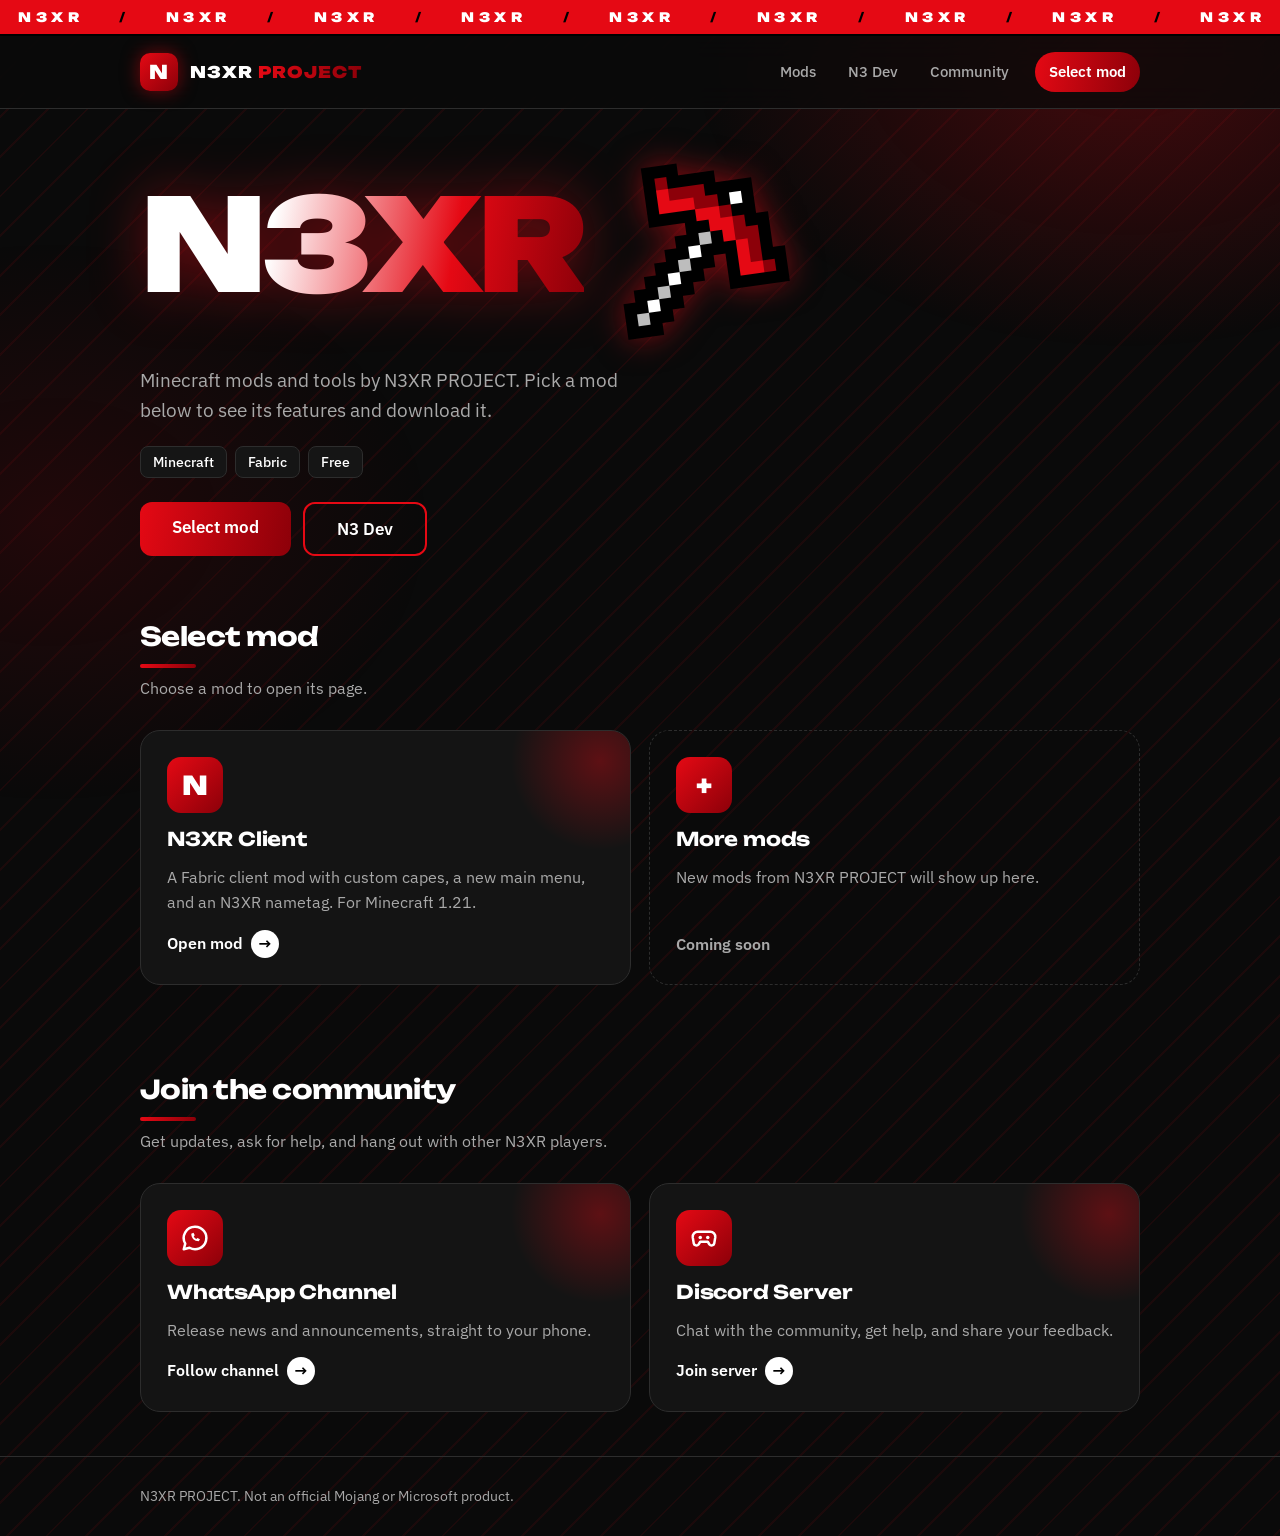
<file: index.html>
<!DOCTYPE html>
<html lang="en">
<head>
<meta charset="utf-8">
<meta name="viewport" content="width=device-width, initial-scale=1">
<title>N3XR PROJECT – Minecraft mods</title>
<link rel="preconnect" href="https://fonts.googleapis.com">
<link rel="preconnect" href="https://fonts.gstatic.com" crossorigin>
<link href="https://fonts.googleapis.com/css2?family=Unbounded:wght@500;700;900&family=IBM+Plex+Sans:wght@400;500;600&display=swap" rel="stylesheet">
<link rel="stylesheet" href="style.css?v=4">
<style>
/* salinan aturan terbaru (cadangan kalau style.css di repo masih lama) */
.herobtns{display:flex;flex-wrap:wrap;gap:12px;margin-top:24px}
.herobtns .btn{display:inline-block;width:auto;padding:14px 32px;margin:0}
.btn.ghost{background:transparent;color:#fff;border:2px solid var(--a)}
.btn.ghost:hover{background:var(--a)}
.dev-hero{display:flex;align-items:center;gap:32px;flex-wrap:wrap;padding:56px 0 40px}
.dev-hero h1{font-size:clamp(46px,10vw,92px);margin:0 0 10px}
.dev-hero .lead{margin:0 0 16px}
.avatar{width:clamp(112px,24vw,168px);aspect-ratio:1;border-radius:30px;display:grid;place-items:center;font:900 clamp(52px,11vw,80px) var(--display);color:#fff;
  background:linear-gradient(135deg,var(--a),var(--b));box-shadow:0 0 56px color-mix(in srgb,var(--a) 42%,transparent);transform:rotate(-4deg);overflow:hidden;flex:none}
.avatar img{width:100%;height:100%;object-fit:cover}
.about{max-width:62ch;font-size:18px;color:var(--muted);margin:0}
.chips{display:flex;flex-wrap:wrap;gap:10px;margin:0;padding:0;list-style:none}
.chips li{padding:9px 20px;border-radius:999px;border:1.5px solid var(--line);background:var(--card);font-weight:600;transition:border-color .2s}
.chips li:hover{border-color:var(--a)}

/* ---- perapihan v3 ---- */
section{padding:44px 0}
.hero.one{padding:40px 0 20px}
.hero .tags{margin-bottom:0}
.dev-hero{padding:40px 0 16px}
.dev-hero h1{line-height:1.18;padding-bottom:.1em}
nav a.back{display:inline-flex;align-items:center}
@media (max-width:640px){
  nav a.back{display:inline-flex;padding:8px 12px;font-size:18px}
  nav a.back .lbl{display:none}
  section{padding:34px 0}
  .hero.one{padding-top:28px}
}
</style>
</head>
<body>
<div class="ticker" aria-hidden="true"><div class="track" id="track"></div></div>
<header>
  <div class="wrap">
    <a class="brand" href="index.html" aria-label="N3XR PROJECT">
      <span class="logo" aria-hidden="true">N</span>
      <span>N3XR <em>PROJECT</em></span>
    </a>
    <nav aria-label="Main navigation">
      <a href="#mods">Mods</a>
      <a href="n3-dev.html">N3 Dev</a>
      <a href="#community">Community</a>
      <a class="cta" href="#mods">Select mod</a>
    </nav>
  </div>
</header>

<main class="wrap">
  <div class="hero one">
    <div>
      <div class="titlerow">
        <h1>N3XR</h1>
        <div class="stage" aria-hidden="true"><svg class="mc" id="mc" viewBox="0 0 16 16" shape-rendering="crispEdges"></svg></div>
      </div>
      <p class="lead">Minecraft mods and tools by N3XR PROJECT. Pick a mod below to see its features and download it.</p>
      <ul class="tags" aria-label="Quick info"><li>Minecraft</li><li>Fabric</li><li>Free</li></ul>
      <div class="herobtns"><a class="btn" href="#mods">Select mod</a><a class="btn ghost" href="n3-dev.html">N3 Dev</a></div>
    </div>
  </div>

  <section id="mods">
    <h2 class="sec">Select mod</h2>
    <p class="sub">Choose a mod to open its page.</p>
    <div class="soc-grid">
      <a class="soc" href="n3xr-client.html">
        <div class="ico" aria-hidden="true">N</div>
        <h3>N3XR Client</h3>
        <p>A Fabric client mod with custom capes, a new main menu, and an N3XR nametag. For Minecraft 1.21.</p>
        <span class="go">Open mod <span aria-hidden="true">&rarr;</span></span>
      </a>
      <div class="soc soon">
        <div class="ico" aria-hidden="true">+</div>
        <h3>More mods</h3>
        <p>New mods from N3XR PROJECT will show up here.</p>
        <span class="go">Coming soon</span>
      </div>
    </div>
  </section>

  <section id="community">
    <h2 class="sec">Join the community</h2>
    <p class="sub">Get updates, ask for help, and hang out with other N3XR players.</p>
    <div class="soc-grid">
      <a class="soc" href="https://whatsapp.com/channel/0029Vb8USLE23n3eD6PtXp3N" target="_blank" rel="noopener noreferrer">
        <div class="ico" aria-hidden="true"><svg viewBox="0 0 24 24"><path d="M12 3a9 9 0 0 0-7.8 13.5L3 21l4.6-1.2A9 9 0 1 0 12 3z" fill="none" stroke="currentColor" stroke-width="2" stroke-linejoin="round"/><path d="M9 8.5c0 3.5 2.5 6 6 6l1-1.6-2-1-1 .8c-.8-.4-1.6-1.2-2-2l.8-1-1-2z" fill="currentColor"/></svg></div>
        <h3>WhatsApp Channel</h3>
        <p>Release news and announcements, straight to your phone.</p>
        <span class="go">Follow channel <span aria-hidden="true">→</span></span>
      </a>
      <a class="soc" href="https://discord.gg/S5zvBxM9e" target="_blank" rel="noopener noreferrer">
        <div class="ico" aria-hidden="true"><svg viewBox="0 0 24 24"><path d="M7 7h10a4 4 0 0 1 4 4.5l-.8 4.8a2.2 2.2 0 0 1-3.8.9L15 15H9l-1.4 2.2a2.2 2.2 0 0 1-3.8-.9L3 11.5A4 4 0 0 1 7 7z" fill="none" stroke="currentColor" stroke-width="2" stroke-linejoin="round"/><circle cx="9" cy="11.5" r="1.4" fill="currentColor"/><circle cx="15" cy="11.5" r="1.4" fill="currentColor"/></svg></div>
        <h3>Discord Server</h3>
        <p>Chat with the community, get help, and share your feedback.</p>
        <span class="go">Join server <span aria-hidden="true">→</span></span>
      </a>
    </div>
  </section>

</main>

<footer><div class="wrap">N3XR PROJECT. Not an official Mojang or Microsoft product.</div></footer>

<script>
document.getElementById("track").innerHTML = Array(60).fill("<span>N3XR</span>").join("");
/* pixel-art pickaxe (gambar sendiri, bukan aset Minecraft) */
(function(){
  const N=16, px={}, col={W:"#ffffff",G:"#bdbdbd",R:"#e50914",D:"#8c0009"};
  for(let i=0;i<10;i++) px[(2+i)+","+(13-i)] = i%2 ? "W" : "G";
  for(let y=0;y<N;y++) for(let x=0;x<N;x++){
    const dx=x-3, dy=12-y, d=Math.hypot(dx,dy), a=Math.atan2(dy,dx)*180/Math.PI;
    if(d>=8.2 && d<=10.4 && a>=8 && a<=82) px[x+","+y] = d>9.4 ? "D" : "R";
  }
  const out={};
  Object.keys(px).forEach(k=>{const [x,y]=k.split(",").map(Number);
    for(let i=-1;i<=1;i++)for(let j=-1;j<=1;j++){const kk=(x+i)+","+(y+j); if(!px[kk]) out[kk]=1;}});
  let g="";
  Object.keys(out).forEach(k=>{const [x,y]=k.split(",");g+=`<rect x="${x}" y="${y}" width="1" height="1" fill="#000"/>`;});
  Object.keys(px).forEach(k=>{const [x,y]=k.split(",");g+=`<rect x="${x}" y="${y}" width="1" height="1" fill="${col[px[k]]}"/>`;});
  document.getElementById("mc").innerHTML=g;
})();
</script>
</body>
</html>
</file>
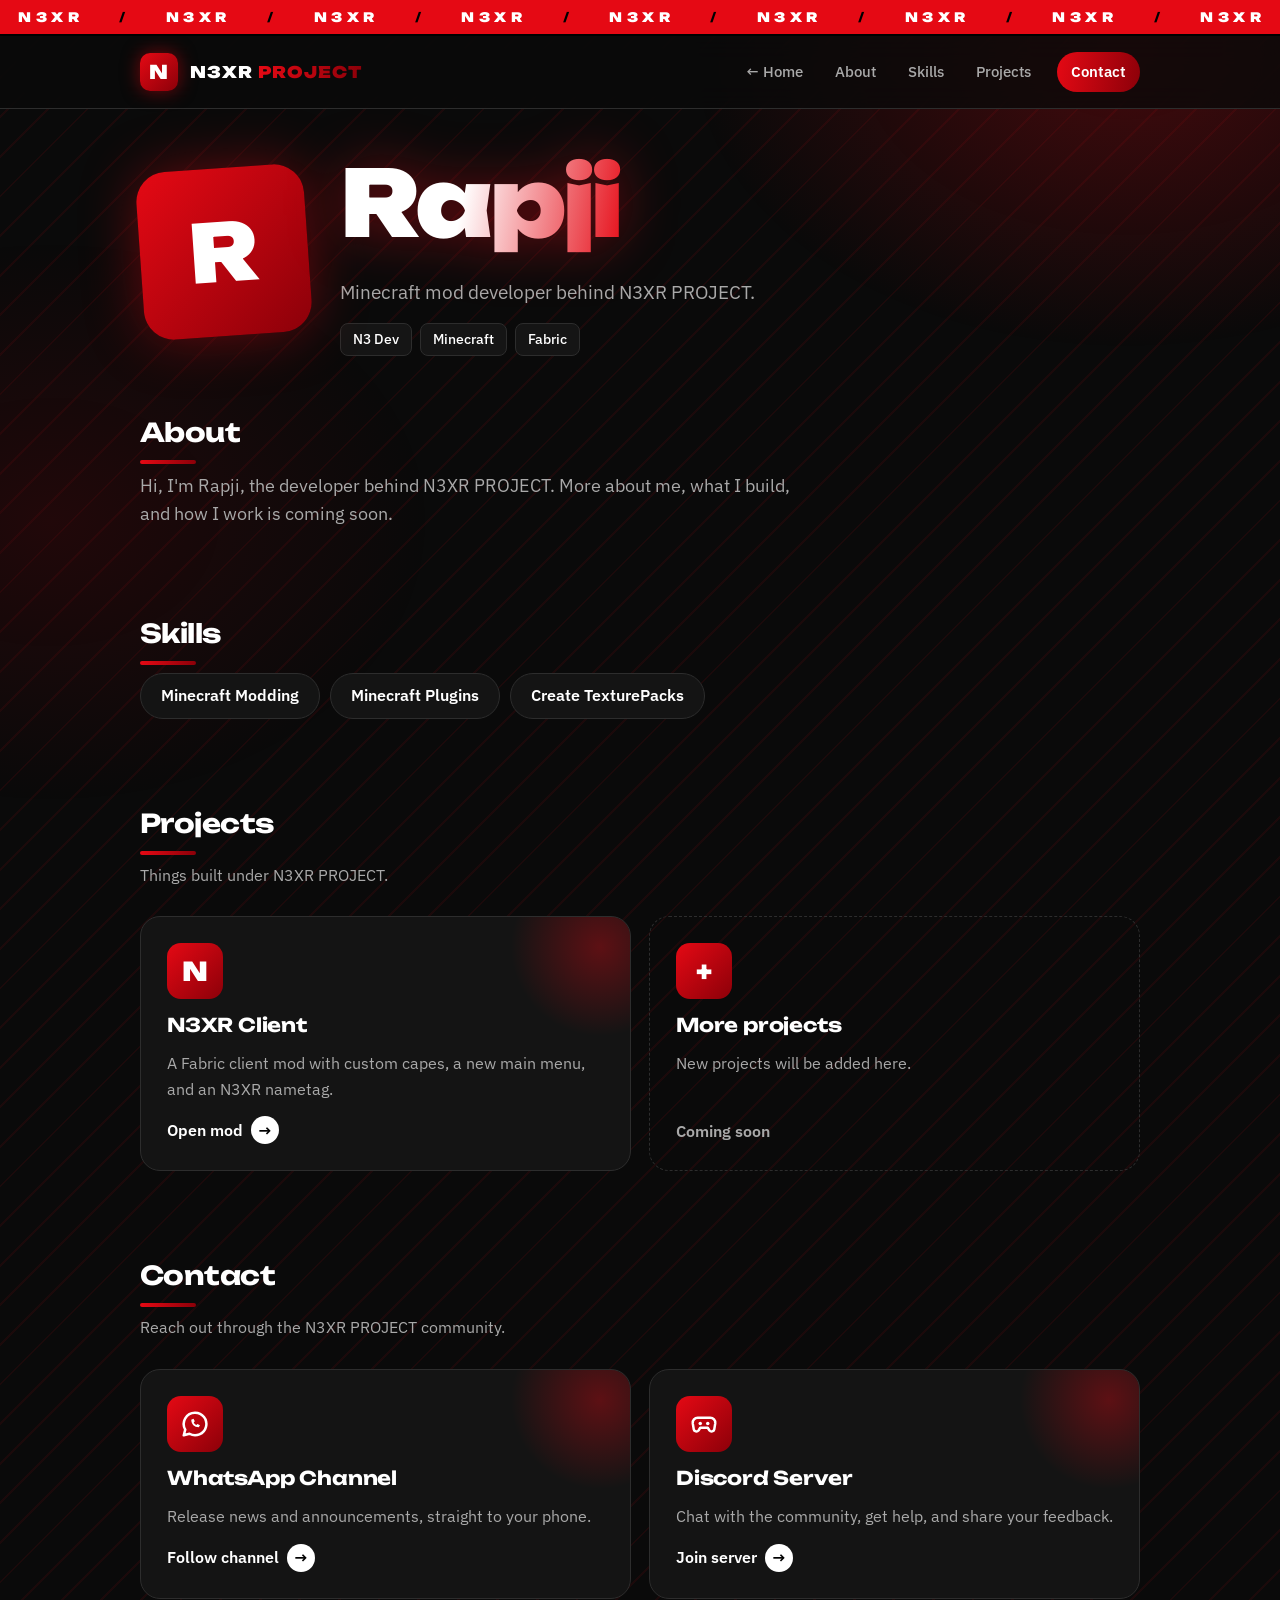
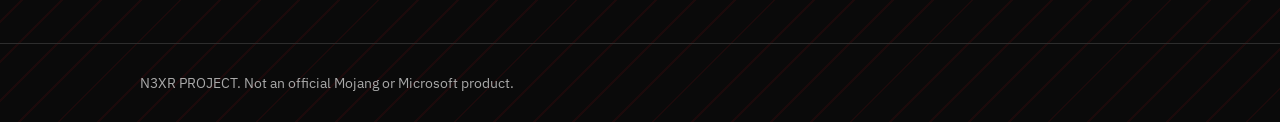
<file: n3-dev.html>
<!DOCTYPE html>
<html lang="en">
<head>
<meta charset="utf-8">
<meta name="viewport" content="width=device-width, initial-scale=1">
<title>N3 Dev – Rapji | N3XR PROJECT</title>
<link rel="preconnect" href="https://fonts.googleapis.com">
<link rel="preconnect" href="https://fonts.gstatic.com" crossorigin>
<link href="https://fonts.googleapis.com/css2?family=Unbounded:wght@500;700;900&family=IBM+Plex+Sans:wght@400;500;600&display=swap" rel="stylesheet">
<link rel="stylesheet" href="style.css?v=4">
<style>
/* salinan aturan terbaru (cadangan kalau style.css di repo masih lama) */
.herobtns{display:flex;flex-wrap:wrap;gap:12px;margin-top:24px}
.herobtns .btn{display:inline-block;width:auto;padding:14px 32px;margin:0}
.btn.ghost{background:transparent;color:#fff;border:2px solid var(--a)}
.btn.ghost:hover{background:var(--a)}
.dev-hero{display:flex;align-items:center;gap:32px;flex-wrap:wrap;padding:56px 0 40px}
.dev-hero h1{font-size:clamp(46px,10vw,92px);margin:0 0 10px}
.dev-hero .lead{margin:0 0 16px}
.avatar{width:clamp(112px,24vw,168px);aspect-ratio:1;border-radius:30px;display:grid;place-items:center;font:900 clamp(52px,11vw,80px) var(--display);color:#fff;
  background:linear-gradient(135deg,var(--a),var(--b));box-shadow:0 0 56px color-mix(in srgb,var(--a) 42%,transparent);transform:rotate(-4deg);overflow:hidden;flex:none}
.avatar img{width:100%;height:100%;object-fit:cover}
.about{max-width:62ch;font-size:18px;color:var(--muted);margin:0}
.chips{display:flex;flex-wrap:wrap;gap:10px;margin:0;padding:0;list-style:none}
.chips li{padding:9px 20px;border-radius:999px;border:1.5px solid var(--line);background:var(--card);font-weight:600;transition:border-color .2s}
.chips li:hover{border-color:var(--a)}

/* ---- perapihan v3 ---- */
section{padding:44px 0}
.hero.one{padding:40px 0 20px}
.hero .tags{margin-bottom:0}
.dev-hero{padding:40px 0 16px}
.dev-hero h1{line-height:1.18;padding-bottom:.1em}
nav a.back{display:inline-flex;align-items:center}
@media (max-width:640px){
  nav a.back{display:inline-flex;padding:8px 12px;font-size:18px}
  nav a.back .lbl{display:none}
  section{padding:34px 0}
  .hero.one{padding-top:28px}
}
</style>
</head>
<body>
<div class="ticker" aria-hidden="true"><div class="track" id="track"></div></div>
<header>
  <div class="wrap">
    <a class="brand" href="index.html" aria-label="N3XR PROJECT">
      <span class="logo" aria-hidden="true">N</span>
      <span>N3XR <em>PROJECT</em></span>
    </a>
    <nav aria-label="Main navigation">
      <a class="back" href="index.html" aria-label="Home"><span aria-hidden="true">&larr;</span><span class="lbl">&nbsp;Home</span></a>
      <a href="#about">About</a>
      <a href="#skills">Skills</a>
      <a href="#projects">Projects</a>
      <a class="cta" href="#contact">Contact</a>
    </nav>
  </div>
</header>

<main class="wrap">
  <div class="dev-hero">
    <div class="avatar" id="avatar" aria-hidden="true"></div>
    <div>
      <h1 id="d-name"></h1>
      <p class="lead" id="d-tag"></p>
      <ul class="tags" id="d-tags" aria-label="Quick info"></ul>
    </div>
  </div>

  <section id="about">
    <h2 class="sec">About</h2>
    <p class="about" id="d-about"></p>
  </section>

  <section id="skills">
    <h2 class="sec">Skills</h2>
    <ul class="chips" id="d-skills"></ul>
  </section>

  <section id="projects">
    <h2 class="sec">Projects</h2>
    <p class="sub">Things built under N3XR PROJECT.</p>
    <div class="soc-grid" id="d-projects"></div>
  </section>

  <section id="contact">
    <h2 class="sec">Contact</h2>
    <p class="sub">Reach out through the N3XR PROJECT community.</p>
    <div class="soc-grid">
      <a class="soc" href="https://whatsapp.com/channel/0029Vb8USLE23n3eD6PtXp3N" target="_blank" rel="noopener noreferrer">
        <div class="ico" aria-hidden="true"><svg viewBox="0 0 24 24"><path d="M12 3a9 9 0 0 0-7.8 13.5L3 21l4.6-1.2A9 9 0 1 0 12 3z" fill="none" stroke="currentColor" stroke-width="2" stroke-linejoin="round"/><path d="M9 8.5c0 3.5 2.5 6 6 6l1-1.6-2-1-1 .8c-.8-.4-1.6-1.2-2-2l.8-1-1-2z" fill="currentColor"/></svg></div>
        <h3>WhatsApp Channel</h3>
        <p>Release news and announcements, straight to your phone.</p>
        <span class="go">Follow channel <span aria-hidden="true">→</span></span>
      </a>
      <a class="soc" href="https://discord.gg/S5zvBxM9e" target="_blank" rel="noopener noreferrer">
        <div class="ico" aria-hidden="true"><svg viewBox="0 0 24 24"><path d="M7 7h10a4 4 0 0 1 4 4.5l-.8 4.8a2.2 2.2 0 0 1-3.8.9L15 15H9l-1.4 2.2a2.2 2.2 0 0 1-3.8-.9L3 11.5A4 4 0 0 1 7 7z" fill="none" stroke="currentColor" stroke-width="2" stroke-linejoin="round"/><circle cx="9" cy="11.5" r="1.4" fill="currentColor"/><circle cx="15" cy="11.5" r="1.4" fill="currentColor"/></svg></div>
        <h3>Discord Server</h3>
        <p>Chat with the community, get help, and share your feedback.</p>
        <span class="go">Join server <span aria-hidden="true">→</span></span>
      </a>
    </div>
  </section>

</main>

<footer><div class="wrap">N3XR PROJECT. Not an official Mojang or Microsoft product.</div></footer>

<script>
/* ============ EDIT THIS SECTION ============ */
const DEV = {
  name: "Rapji",
  tagline: "Minecraft mod developer behind N3XR PROJECT.",
  tags: ["N3 Dev", "Minecraft", "Fabric"],
  photo: "",   // optional: put an image file name here, e.g. "rapji.jpg"
  about: "Hi, I'm Rapji, the developer behind N3XR PROJECT. More about me, what I build, and how I work is coming soon.",
  skills: ["Minecraft Modding", "Minecraft Plugins", "Create TexturePacks"],
  projects: [
    { icon: "N", title: "N3XR Client", text: "A Fabric client mod with custom capes, a new main menu, and an N3XR nametag.", link: "n3xr-client.html", cta: "Open mod" },
    { icon: "+", title: "More projects", text: "New projects will be added here.", soon: true }
  ]
};
/* ============================================= */
const $ = id => document.getElementById(id);
$("d-name").textContent = DEV.name;
$("d-tag").textContent = DEV.tagline;
$("d-tags").innerHTML = DEV.tags.map(t => `<li>${t}</li>`).join("");
$("d-about").textContent = DEV.about;
$("d-skills").innerHTML = DEV.skills.map(t => `<li>${t}</li>`).join("");
$("avatar").innerHTML = DEV.photo ? `<img src="${DEV.photo}" alt="">` : DEV.name.charAt(0).toUpperCase();
$("d-projects").innerHTML = DEV.projects.map(p => p.soon
  ? `<div class="soc soon"><div class="ico" aria-hidden="true">${p.icon}</div><h3>${p.title}</h3><p>${p.text}</p><span class="go">Coming soon</span></div>`
  : `<a class="soc" href="${p.link}"><div class="ico" aria-hidden="true">${p.icon}</div><h3>${p.title}</h3><p>${p.text}</p><span class="go">${p.cta} <span aria-hidden="true">&rarr;</span></span></a>`).join("");
document.getElementById("track").innerHTML = Array(60).fill("<span>N3XR</span>").join("");
</script>
</body>
</html>
</file>
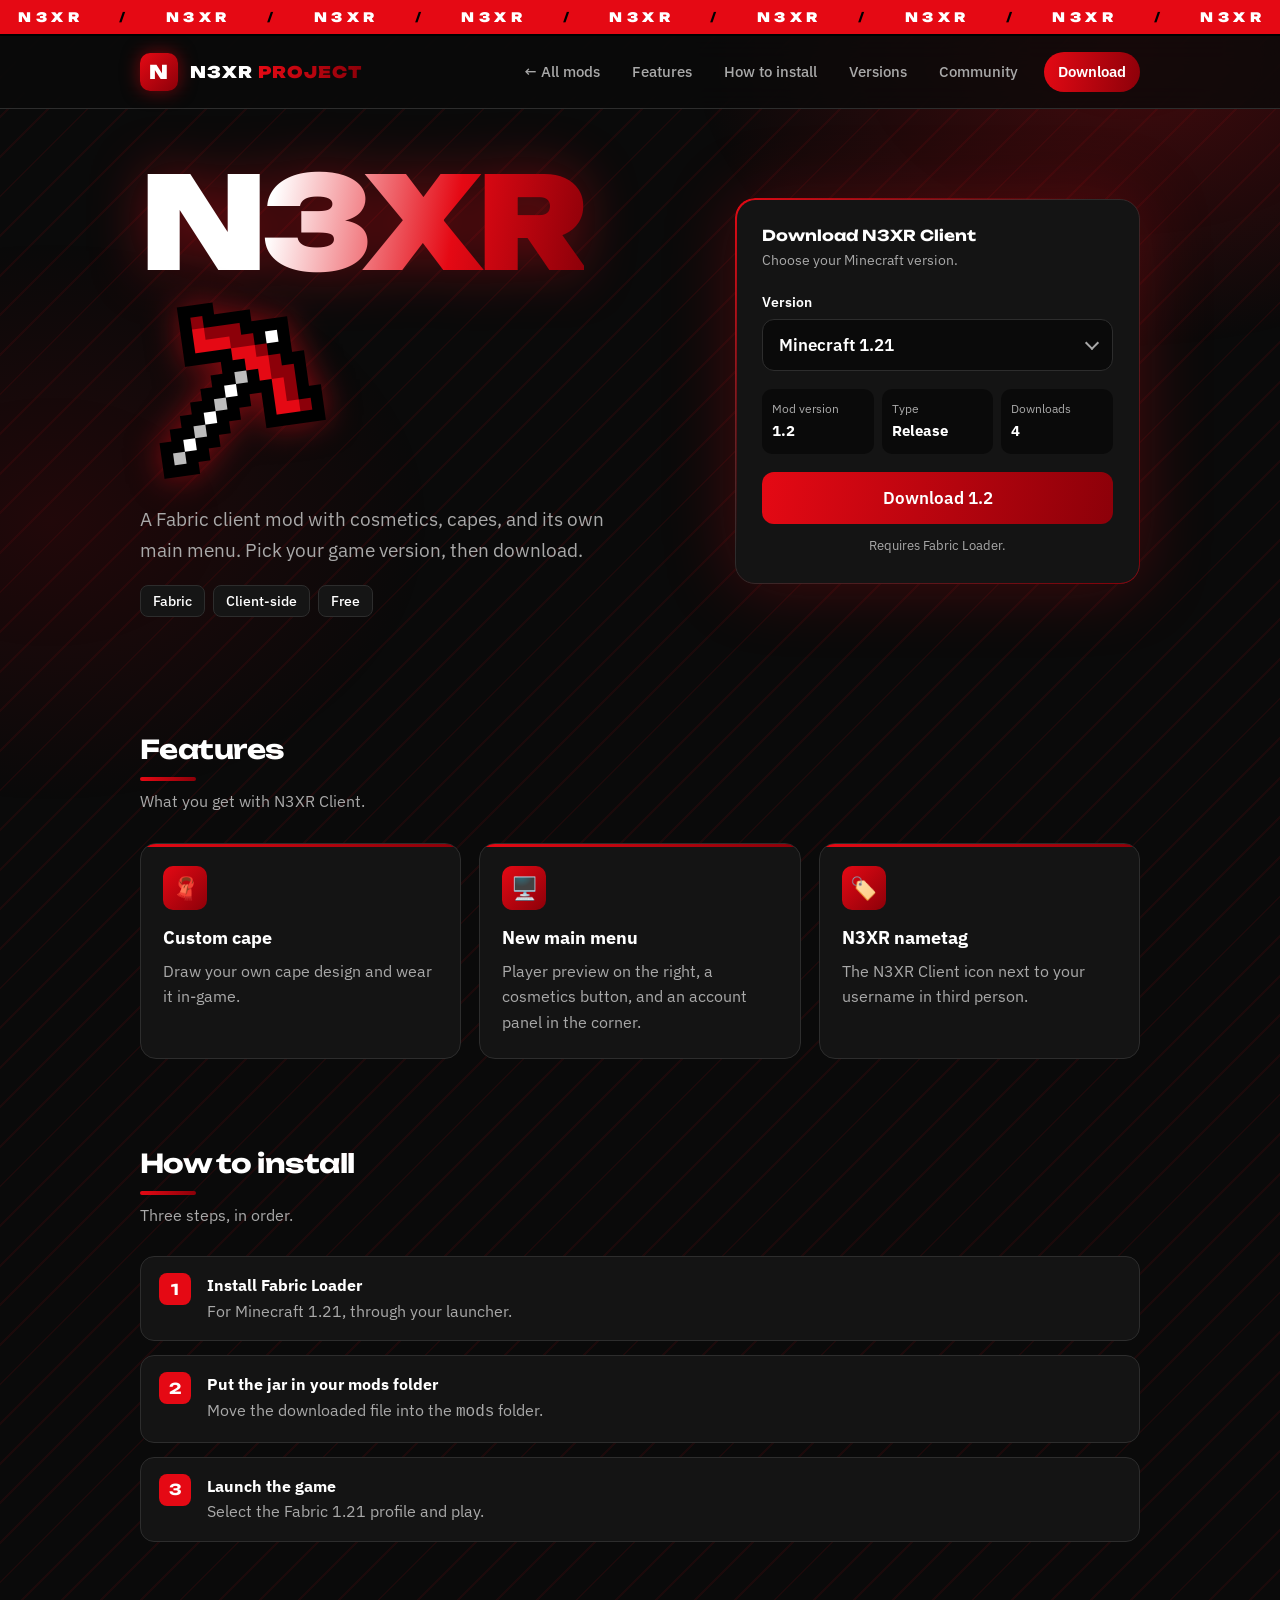
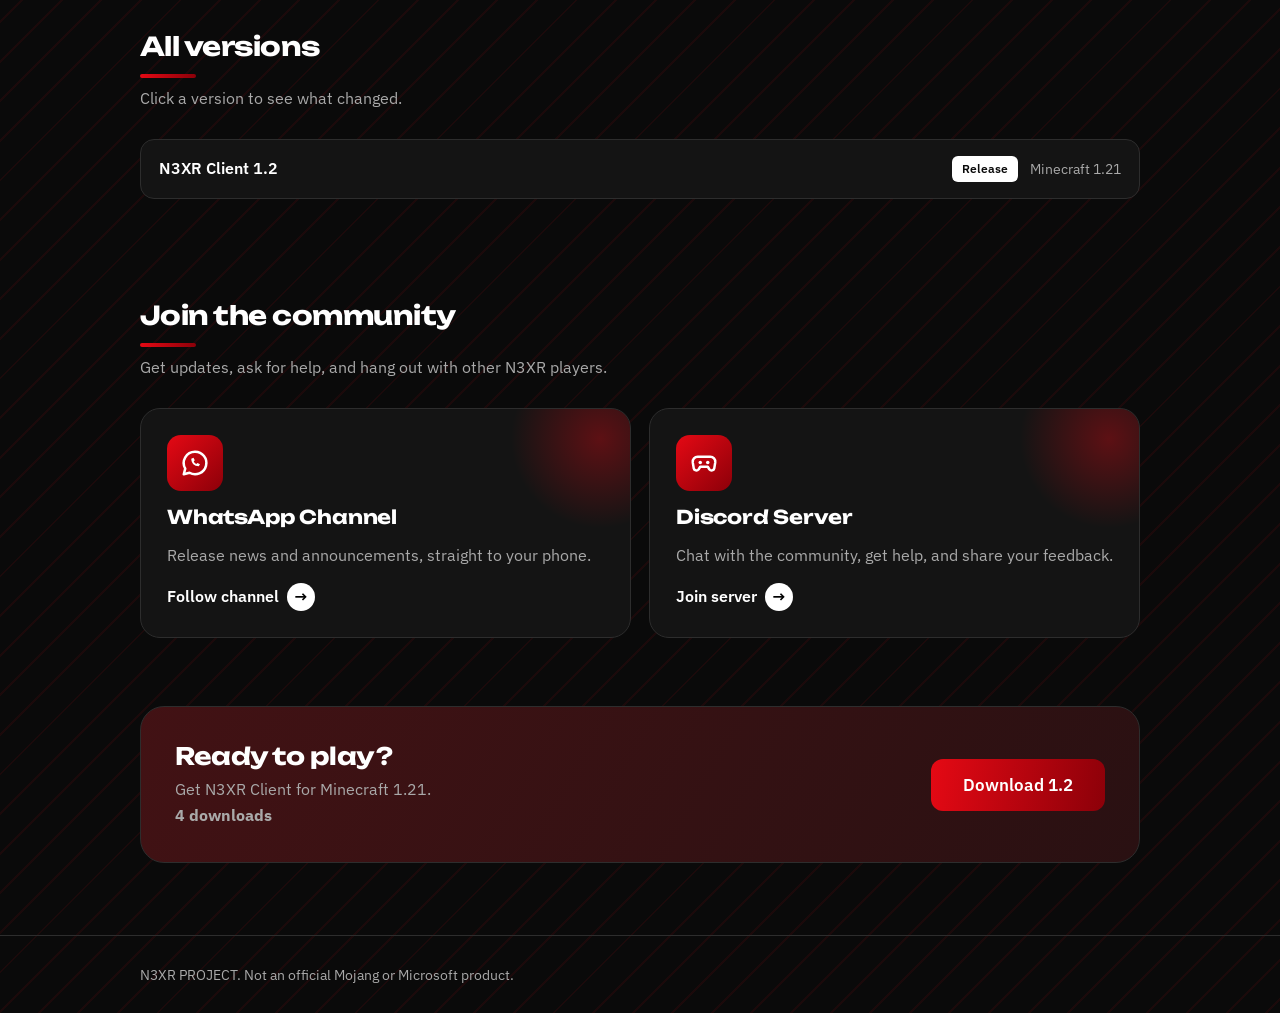
<file: n3xr-client.html>
<!DOCTYPE html>
<html lang="en">
<head>
<meta charset="utf-8">
<meta name="viewport" content="width=device-width, initial-scale=1">
<title>N3XR PROJECT – N3XR Client</title>
<link rel="preconnect" href="https://fonts.googleapis.com">
<link rel="preconnect" href="https://fonts.gstatic.com" crossorigin>
<link href="https://fonts.googleapis.com/css2?family=Unbounded:wght@500;700;900&family=IBM+Plex+Sans:wght@400;500;600&display=swap" rel="stylesheet">
<link rel="stylesheet" href="style.css?v=4">
<style>
/* salinan aturan terbaru (cadangan kalau style.css di repo masih lama) */
.herobtns{display:flex;flex-wrap:wrap;gap:12px;margin-top:24px}
.herobtns .btn{display:inline-block;width:auto;padding:14px 32px;margin:0}
.btn.ghost{background:transparent;color:#fff;border:2px solid var(--a)}
.btn.ghost:hover{background:var(--a)}
.dev-hero{display:flex;align-items:center;gap:32px;flex-wrap:wrap;padding:56px 0 40px}
.dev-hero h1{font-size:clamp(46px,10vw,92px);margin:0 0 10px}
.dev-hero .lead{margin:0 0 16px}
.avatar{width:clamp(112px,24vw,168px);aspect-ratio:1;border-radius:30px;display:grid;place-items:center;font:900 clamp(52px,11vw,80px) var(--display);color:#fff;
  background:linear-gradient(135deg,var(--a),var(--b));box-shadow:0 0 56px color-mix(in srgb,var(--a) 42%,transparent);transform:rotate(-4deg);overflow:hidden;flex:none}
.avatar img{width:100%;height:100%;object-fit:cover}
.about{max-width:62ch;font-size:18px;color:var(--muted);margin:0}
.chips{display:flex;flex-wrap:wrap;gap:10px;margin:0;padding:0;list-style:none}
.chips li{padding:9px 20px;border-radius:999px;border:1.5px solid var(--line);background:var(--card);font-weight:600;transition:border-color .2s}
.chips li:hover{border-color:var(--a)}

/* ---- perapihan v3 ---- */
section{padding:44px 0}
.hero.one{padding:40px 0 20px}
.hero .tags{margin-bottom:0}
.dev-hero{padding:40px 0 16px}
.dev-hero h1{line-height:1.18;padding-bottom:.1em}
nav a.back{display:inline-flex;align-items:center}
@media (max-width:640px){
  nav a.back{display:inline-flex;padding:8px 12px;font-size:18px}
  nav a.back .lbl{display:none}
  section{padding:34px 0}
  .hero.one{padding-top:28px}
}
</style>
</head>
<body>
<div class="ticker" aria-hidden="true"><div class="track" id="track"></div></div>
<header>
  <div class="wrap">
    <a class="brand" href="index.html" aria-label="N3XR PROJECT">
      <span class="logo" aria-hidden="true">N</span>
      <span>N3XR <em>PROJECT</em></span>
    </a>
    <nav aria-label="Main navigation">
      <a class="back" href="index.html" aria-label="All mods"><span aria-hidden="true">&larr;</span><span class="lbl">&nbsp;All mods</span></a>
      <a href="#fitur">Features</a>
      <a href="#pasang">How to install</a>
      <a href="#versi">Versions</a>
      <a href="#community">Community</a>
      <a class="cta" href="#unduh">Download</a>
    </nav>
  </div>
</header>

<main class="wrap">
  <div class="hero">
    <div>
      <div class="titlerow">
        <h1>N3XR</h1>
        <div class="stage" aria-hidden="true"><svg class="mc" id="mc" viewBox="0 0 16 16" shape-rendering="crispEdges"></svg></div>
      </div>
      <p class="lead">A Fabric client mod with cosmetics, capes, and its own main menu. Pick your game version, then download.</p>
      <ul class="tags" aria-label="Quick info"><li>Fabric</li><li>Client-side</li><li>Free</li></ul>
    </div>

    <div class="dl" id="unduh" role="group" aria-labelledby="dl-title">
      <h2 id="dl-title">Download N3XR Client</h2>
      <p class="sm">Choose your Minecraft version.</p>
      <label for="sel-mc">Version</label>
      <div class="selwrap"><select id="sel-mc"></select></div>
      <div class="info" aria-live="polite">
        <div><small>Mod version</small><b id="i-ver">-</b></div>
        <div><small>Type</small><b id="i-type">-</b></div>
        <div><small>Downloads</small><b id="i-dl">-</b></div>
      </div>
      <a class="btn" id="dl-btn" href="#">Download</a>
      <p class="note" id="note"></p>
    </div>
  </div>

  <section id="fitur">
    <h2 class="sec">Features</h2>
    <p class="sub">What you get with N3XR Client.</p>
    <div class="feat" id="features"></div>
  </section>

  <section id="pasang">
    <h2 class="sec">How to install</h2>
    <p class="sub">Three steps, in order.</p>
    <ol class="steps">
      <li><div><b>Install Fabric Loader</b><span>For Minecraft 1.21, through your launcher.</span></div></li>
      <li><div><b>Put the jar in your mods folder</b><span>Move the downloaded file into the <code>mods</code> folder.</span></div></li>
      <li><div><b>Launch the game</b><span>Select the Fabric 1.21 profile and play.</span></div></li>
    </ol>
  </section>

  <section id="versi">
    <h2 class="sec">All versions</h2>
    <p class="sub">Click a version to see what changed.</p>
    <div id="list"></div>
  </section>
  <section id="community">
    <h2 class="sec">Join the community</h2>
    <p class="sub">Get updates, ask for help, and hang out with other N3XR players.</p>
    <div class="soc-grid">
      <a class="soc" href="https://whatsapp.com/channel/0029Vb8USLE23n3eD6PtXp3N" target="_blank" rel="noopener noreferrer">
        <div class="ico" aria-hidden="true"><svg viewBox="0 0 24 24"><path d="M12 3a9 9 0 0 0-7.8 13.5L3 21l4.6-1.2A9 9 0 1 0 12 3z" fill="none" stroke="currentColor" stroke-width="2" stroke-linejoin="round"/><path d="M9 8.5c0 3.5 2.5 6 6 6l1-1.6-2-1-1 .8c-.8-.4-1.6-1.2-2-2l.8-1-1-2z" fill="currentColor"/></svg></div>
        <h3>WhatsApp Channel</h3>
        <p>Release news and announcements, straight to your phone.</p>
        <span class="go">Follow channel <span aria-hidden="true">→</span></span>
      </a>
      <a class="soc" href="https://discord.gg/S5zvBxM9e" target="_blank" rel="noopener noreferrer">
        <div class="ico" aria-hidden="true"><svg viewBox="0 0 24 24"><path d="M7 7h10a4 4 0 0 1 4 4.5l-.8 4.8a2.2 2.2 0 0 1-3.8.9L15 15H9l-1.4 2.2a2.2 2.2 0 0 1-3.8-.9L3 11.5A4 4 0 0 1 7 7z" fill="none" stroke="currentColor" stroke-width="2" stroke-linejoin="round"/><circle cx="9" cy="11.5" r="1.4" fill="currentColor"/><circle cx="15" cy="11.5" r="1.4" fill="currentColor"/></svg></div>
        <h3>Discord Server</h3>
        <p>Chat with the community, get help, and share your feedback.</p>
        <span class="go">Join server <span aria-hidden="true">→</span></span>
      </a>
    </div>
  </section>

  <section class="band" aria-label="Download">
    <div class="bandin">
      <div><h2>Ready to play?</h2><p>Get N3XR Client for Minecraft 1.21.<br><strong id="band-dl"></strong></p></div>
      <a class="btn" id="band-btn" href="#">Download</a>
    </div>
  </section>
</main>

<footer><div class="wrap">N3XR PROJECT. Not an official Mojang or Microsoft product.</div></footer>

<script>
/* ============ EDIT THIS SECTION ============ */

const FEATURES = [
  {i:"🧣", t:"Custom cape", d:"Draw your own cape design and wear it in-game."},
  {i:"🖥️", t:"New main menu", d:"Player preview on the right, a cosmetics button, and an account panel in the corner."},
  {i:"🏷️", t:"N3XR nametag", d:"The N3XR Client icon next to your username in third person."}
];

/* Add new versions at the top. type: "release" | "beta" | "alpha" */
const VERSIONS = [
  { version:"1.2", type:"release", mc:"1.21", date:"",
    url:"https://sfile.co/SjleaJq7cVg",
    changelog:["N3XR Client 1.2 for Minecraft 1.21."] }
];
/* ========================================= */

const $ = id => document.getElementById(id);
const typeLabel = {release:"Release", beta:"Beta", alpha:"Alpha"};

const mcList = [...new Set(VERSIONS.map(v => v.mc))];
$("sel-mc").innerHTML = mcList.map(m => `<option value="${m}">Minecraft ${m}</option>`).join("");

function pick(){
  const v = VERSIONS.find(x => x.mc === $("sel-mc").value);
  $("i-ver").textContent = v.version;
  $("i-type").textContent = typeLabel[v.type];
  $("dl-btn").href = v.url; $("dl-btn").target = "_blank"; $("dl-btn").rel = "noopener";
  $("dl-btn").textContent = "Download " + v.version;
  $("note").textContent = "Requires Fabric Loader.";
  $("band-btn").href = v.url; $("band-btn").target = "_blank"; $("band-btn").rel = "noopener"; $("band-btn").textContent = "Download " + v.version;
}
$("sel-mc").onchange = pick; pick();

$("features").innerHTML = FEATURES.map(f =>
  `<div class="fc"><div class="ic" aria-hidden="true">${f.i}</div><h3>${f.t}</h3><p>${f.d}</p></div>`).join("");

$("list").innerHTML = VERSIONS.map(v => `
  <details class="v">
    <summary>
      <span class="name">N3XR Client ${v.version}</span>
      <span class="badge ${v.type}">${typeLabel[v.type]}</span>
      <span class="meta">Minecraft ${v.mc}${v.date ? " · " + v.date : ""}</span>
    </summary>
    <div class="body">
      <ul>${v.changelog.map(c => `<li>${c}</li>`).join("")}</ul>
      <a class="btn" href="${v.url}" target="_blank" rel="noopener">Download ${v.version}</a>
    </div>
  </details>`).join("");

/* ===== Download counter =====
   base = number shown on sfile for this file (update it by hand now and then).
   The live part counts clicks on the Download buttons of this site. */
const COUNTER = { base: 4, api: "https://abacus.jasoncameron.dev", ns: "rapz132-n3xr", key: "downloads" };
let live = 0, counted = false;
function showDl(){
  const n = (COUNTER.base + live).toLocaleString("en-US");
  $("i-dl").textContent = n;
  $("band-dl").textContent = n + " downloads";
}
showDl();
fetch(`${COUNTER.api}/get/${COUNTER.ns}/${COUNTER.key}`)
  .then(r => r.ok ? r.json() : {value:0})
  .then(d => { live = d.value || 0; showDl(); })
  .catch(showDl);
function countClick(){
  if(counted) return; counted = true;
  fetch(`${COUNTER.api}/hit/${COUNTER.ns}/${COUNTER.key}`)
    .then(r => r.json()).then(d => { live = d.value; showDl(); })
    .catch(() => { live++; showDl(); });
}
$("dl-btn").addEventListener("click", countClick);
$("band-btn").addEventListener("click", countClick);
document.querySelectorAll(".v .btn").forEach(b => b.addEventListener("click", countClick));

document.getElementById("track").innerHTML = Array(60).fill("<span>N3XR</span>").join("");

/* pixel-art pickaxe (gambar sendiri, bukan aset Minecraft) */
(function(){
  const N=16, px={}, col={W:"#ffffff",G:"#bdbdbd",R:"#e50914",D:"#8c0009"};
  for(let i=0;i<10;i++) px[(2+i)+","+(13-i)] = i%2 ? "W" : "G";
  for(let y=0;y<N;y++) for(let x=0;x<N;x++){
    const dx=x-3, dy=12-y, d=Math.hypot(dx,dy), a=Math.atan2(dy,dx)*180/Math.PI;
    if(d>=8.2 && d<=10.4 && a>=8 && a<=82) px[x+","+y] = d>9.4 ? "D" : "R";
  }
  const out={};
  Object.keys(px).forEach(k=>{const [x,y]=k.split(",").map(Number);
    for(let i=-1;i<=1;i++)for(let j=-1;j<=1;j++){const kk=(x+i)+","+(y+j); if(!px[kk]) out[kk]=1;}});
  let g="";
  Object.keys(out).forEach(k=>{const [x,y]=k.split(",");g+=`<rect x="${x}" y="${y}" width="1" height="1" fill="#000"/>`;});
  Object.keys(px).forEach(k=>{const [x,y]=k.split(",");g+=`<rect x="${x}" y="${y}" width="1" height="1" fill="${col[px[k]]}"/>`;});
  document.getElementById("mc").innerHTML=g;
})();
</script>
</body>
</html>
</file>
<file: style.css>
:root{
  --bg:#0a0a0a; --bg2:#151515; --card:#141414; --ink:#ffffff; --muted:#a9a9a9; --line:#2d2d2d;
  --a:#e50914; --b:#8c0009; --on-a:#ffffff; --grid:rgba(255,255,255,.05);
  --display:"Unbounded","Arial Black",system-ui,sans-serif;
  --body:"IBM Plex Sans",system-ui,-apple-system,"Segoe UI",sans-serif;
}
*{box-sizing:border-box}
html{scroll-behavior:smooth;scroll-padding-top:84px}
body{margin:0;color:var(--ink);font:400 16px/1.6 var(--body);background:var(--bg);
  background-image:repeating-linear-gradient(135deg,transparent 0 26px,rgba(229,9,20,.08) 26px 28px)}
a{color:inherit}
:focus-visible{outline:3px solid var(--b);outline-offset:3px}
.wrap{max-width:1040px;margin:0 auto;padding:0 20px}
header{position:sticky;top:0;z-index:20;background:color-mix(in srgb,var(--bg) 78%,transparent);-webkit-backdrop-filter:blur(14px);backdrop-filter:blur(14px);border-bottom:1.5px solid var(--line)}
header .wrap{display:flex;align-items:center;justify-content:space-between;gap:12px;height:72px}
.brand{display:flex;align-items:center;gap:12px;font:900 16px var(--display);letter-spacing:.06em;text-decoration:none}
.logo{width:38px;height:38px;border-radius:10px;display:grid;place-items:center;background:linear-gradient(135deg,var(--a),var(--b));font:900 19px var(--display);color:#fff;box-shadow:0 0 18px color-mix(in srgb,var(--a) 50%,transparent)}
.brand em{font-style:normal;background:linear-gradient(90deg,var(--a),var(--b));-webkit-background-clip:text;background-clip:text;color:transparent}
nav{display:flex;align-items:center;gap:4px}
nav a{text-decoration:none;color:var(--muted);font-weight:500;font-size:15px;padding:8px 14px;border-radius:999px;transition:background .15s,color .15s}
nav a:hover{color:var(--ink);background:var(--bg2)}
nav a.cta{margin-left:8px;color:var(--on-a);font-weight:600;background:linear-gradient(100deg,var(--a),var(--b))}
nav a.cta:hover{color:var(--on-a);filter:brightness(1.08)}
@media (max-width:640px){nav a:not(.cta){display:none}.brand{font-size:14px}}
.hero{display:grid;grid-template-columns:1.15fr .85fr;gap:48px;align-items:center;padding:56px 0 72px}
h1{font:900 clamp(56px,11vw,128px)/.9 var(--display);margin:0 0 24px;letter-spacing:-.04em;
  background:linear-gradient(100deg,var(--ink) 30%,var(--a) 70%,var(--b));-webkit-background-clip:text;background-clip:text;color:transparent}
.lead{font-size:19px;color:var(--muted);max-width:44ch;margin:0 0 20px}
.tags{display:flex;flex-wrap:wrap;gap:8px;padding:0;margin:0;list-style:none}
.tags li{border:1.5px solid var(--line);border-radius:8px;padding:4px 12px;font-size:14px;font-weight:500;background:var(--bg2)}

.dl{position:relative;background:var(--card);border:1.5px solid var(--line);border-radius:20px;padding:26px}
.dl::before{content:"";position:absolute;inset:-1.5px;border-radius:20px;padding:1.5px;
  background:linear-gradient(135deg,var(--a),transparent 45%,var(--b));
  -webkit-mask:linear-gradient(#000 0 0) content-box,linear-gradient(#000 0 0);-webkit-mask-composite:xor;mask-composite:exclude;pointer-events:none}
.dl h2{font:700 15px var(--display);margin:0 0 4px}
.dl .sm{color:var(--muted);font-size:14px;margin:0 0 20px}
label{display:block;font-weight:600;font-size:14px;margin-bottom:6px}
.selwrap{position:relative}
.selwrap::after{content:"";position:absolute;right:16px;top:50%;width:8px;height:8px;border-right:2px solid var(--muted);border-bottom:2px solid var(--muted);transform:translateY(-70%) rotate(45deg);pointer-events:none}
select{appearance:none;-webkit-appearance:none;width:100%;padding:14px 40px 14px 16px;font:600 17px var(--body);color:var(--ink);background:var(--bg);border:1.5px solid var(--line);border-radius:12px;cursor:pointer}
select:hover{border-color:var(--b)}
.info{display:grid;grid-template-columns:repeat(3,1fr);gap:8px;margin:18px 0}
.info div{background:var(--bg);border-radius:10px;padding:10px}
.info small{display:block;color:var(--muted);font-size:12px}
.info b{font-size:15px}
.btn{display:block;width:100%;text-align:center;font:600 17px var(--body);padding:15px;border-radius:12px;text-decoration:none;border:0;cursor:pointer;
  color:var(--on-a);background:linear-gradient(100deg,var(--a),var(--b));transition:transform .15s,filter .15s}
.btn:hover{transform:translateY(-2px);filter:brightness(1.08)}
.btn[aria-disabled="true"]{opacity:.4;pointer-events:none}
.note{color:var(--muted);font-size:13px;text-align:center;margin:12px 0 0}

section{padding:44px 0}
h2.sec{font:700 26px var(--display);margin:0 0 8px;letter-spacing:-.02em}
.sub{color:var(--muted);margin:0 0 28px;max-width:60ch}
.feat{display:grid;grid-template-columns:repeat(auto-fit,minmax(250px,1fr));gap:18px}
.fc{background:var(--card);border:1.5px solid var(--line);border-radius:16px;padding:22px}
.fc .ic{width:44px;height:44px;border-radius:10px;display:grid;place-items:center;font-size:22px;margin-bottom:14px;background:linear-gradient(135deg,var(--a),var(--b))}
.fc h3{margin:0 0 6px;font-size:18px}
.fc p{margin:0;color:var(--muted)}

.steps{counter-reset:s;display:grid;gap:14px;padding:0;margin:0;list-style:none}
.steps li{counter-increment:s;display:flex;gap:16px;align-items:flex-start;background:var(--card);border:1.5px solid var(--line);border-radius:14px;padding:16px 18px}
.steps li::before{content:counter(s);flex:none;width:32px;height:32px;border-radius:8px;background:var(--a);color:var(--on-a);font:700 15px var(--display);display:grid;place-items:center}
.steps b{display:block}
.steps span{color:var(--muted)}

.v{background:var(--card);border:1.5px solid var(--line);border-radius:14px;margin-bottom:12px}
.v summary{display:flex;flex-wrap:wrap;align-items:center;gap:12px;padding:16px 18px;cursor:pointer;list-style:none}
.v summary::-webkit-details-marker{display:none}
.v .name{font-weight:600;flex:1 1 200px}
.v .meta{color:var(--muted);font-size:14px}
.badge{font-size:12px;font-weight:600;padding:3px 10px;border-radius:6px}
.release{background:#fff;color:#0a0a0a}.beta{background:#3a3a3a;color:#fff}.alpha{background:var(--a);color:#fff}
.v .body{padding:4px 18px 18px;border-top:1px solid var(--line)}
.v ul{margin:14px 0;padding-left:20px}
.v .btn{display:inline-block;width:auto;padding:10px 22px;font-size:15px}
footer{border-top:1px solid var(--line);padding:28px 0;color:var(--muted);font-size:14px}

body::before{content:"";position:fixed;inset:0;z-index:-1;pointer-events:none;
  background:radial-gradient(620px 420px at 88% 6%,color-mix(in srgb,var(--a) 26%,transparent),transparent 70%),
  radial-gradient(540px 400px at 4% 58%,color-mix(in srgb,var(--b) 18%,transparent),transparent 70%)}
.titlerow{display:flex;align-items:center;flex-wrap:wrap;gap:8px 20px;margin-bottom:24px}
.titlerow h1{margin:0}
.stage{--s:clamp(72px,16vw,128px);width:calc(var(--s)*1.5);height:calc(var(--s)*1.5);display:grid;place-items:center;perspective:800px}
.cube{position:relative;width:var(--s);height:var(--s);transform-style:preserve-3d;animation:spin 18s linear infinite}
.cube b{position:absolute;inset:0;display:grid;place-items:center;font:900 calc(var(--s)*.4) var(--display);color:var(--on-a);
  border:2px solid rgba(255,255,255,.4);background:linear-gradient(135deg,var(--a),var(--b))}
.cube b:nth-child(1){transform:translateZ(calc(var(--s)/2))}
.cube b:nth-child(2){transform:rotateY(90deg) translateZ(calc(var(--s)/2));filter:brightness(.85)}
.cube b:nth-child(3){transform:rotateY(180deg) translateZ(calc(var(--s)/2));filter:brightness(.7)}
.cube b:nth-child(4){transform:rotateY(-90deg) translateZ(calc(var(--s)/2));filter:brightness(.85)}
.cube b:nth-child(5){transform:rotateX(90deg) translateZ(calc(var(--s)/2));filter:brightness(1.15)}
.cube b:nth-child(6){transform:rotateX(-90deg) translateZ(calc(var(--s)/2));filter:brightness(.6)}
@keyframes spin{from{transform:rotateX(-24deg) rotateY(0)}to{transform:rotateX(-24deg) rotateY(360deg)}}
h2.sec::after{content:"";display:block;width:56px;height:4px;border-radius:4px;margin-top:12px;background:linear-gradient(90deg,var(--a),var(--b))}
.fc{position:relative;overflow:hidden;transition:transform .2s,border-color .2s}
.fc::before{content:"";position:absolute;left:0;right:0;top:0;height:3px;background:linear-gradient(90deg,var(--a),var(--b))}
.fc:hover{transform:translateY(-4px);border-color:var(--b)}
.steps li{transition:border-color .2s}.steps li:hover{border-color:var(--a)}
.v{transition:border-color .2s}.v:hover,.v[open]{border-color:var(--b)}
.band{padding:24px 0 72px}
.bandin{display:flex;flex-wrap:wrap;align-items:center;justify-content:space-between;gap:20px;padding:34px;border-radius:24px;border:1.5px solid var(--line);
  background:linear-gradient(120deg,color-mix(in srgb,var(--a) 22%,var(--card)),color-mix(in srgb,var(--b) 18%,var(--card)))}
.bandin h2{font:700 24px var(--display);margin:0 0 6px;letter-spacing:-.02em}
.bandin p{margin:0;color:var(--muted)}
.bandin .btn{width:auto;padding:15px 32px}
@media (max-width:760px){.bandin{padding:26px}.bandin .btn{width:100%}}
@media (prefers-reduced-motion:reduce){.cube{animation:none;transform:rotateX(-24deg) rotateY(-30deg)}.fc,.steps li,.v{transition:none}}

.ticker{background:var(--a);color:#fff;overflow:hidden;white-space:nowrap;border-bottom:2px solid #000}
.track{display:flex;width:max-content;animation:slide 40s linear infinite}
.track span{font:900 13px/34px var(--display);letter-spacing:.35em;padding:0 18px}
.track span::after{content:"/";margin-left:36px;color:#000}
@keyframes slide{to{transform:translateX(-50%)}}
.dl{box-shadow:0 0 70px color-mix(in srgb,var(--a) 28%,transparent)}
h1{text-shadow:none;filter:drop-shadow(0 0 28px color-mix(in srgb,var(--a) 45%,transparent))}
@media (prefers-reduced-motion:reduce){.track{animation:none}}

.mc{width:100%;height:100%;overflow:visible;transform:rotate(-8deg);filter:drop-shadow(0 0 16px color-mix(in srgb,var(--a) 55%,transparent));animation:bob 3.2s ease-in-out infinite}
@keyframes bob{50%{transform:rotate(-8deg) translateY(-8px)}}
@media (prefers-reduced-motion:reduce){.mc{animation:none}}

.soc-grid{display:grid;grid-template-columns:repeat(auto-fit,minmax(280px,1fr));gap:18px}
.soc{position:relative;display:flex;flex-direction:column;gap:14px;padding:26px;border-radius:20px;text-decoration:none;background:var(--card);border:1.5px solid var(--line);overflow:hidden;transition:transform .2s,border-color .2s,box-shadow .2s}
.soc::after{content:"";position:absolute;right:-60px;top:-60px;width:180px;height:180px;border-radius:50%;background:radial-gradient(circle,color-mix(in srgb,var(--a) 35%,transparent),transparent 70%);pointer-events:none}
.soc:hover{transform:translateY(-5px);border-color:var(--a);box-shadow:0 14px 40px color-mix(in srgb,var(--a) 25%,transparent)}
.soc .ico{width:56px;height:56px;border-radius:14px;display:grid;place-items:center;background:linear-gradient(135deg,var(--a),var(--b));color:#fff}
.soc .ico svg{width:30px;height:30px}
.soc h3{margin:0;font:700 19px var(--display);letter-spacing:-.01em}
.soc p{margin:0;color:var(--muted);flex:1}
.soc .go{display:inline-flex;align-items:center;gap:8px;font-weight:600;color:#fff}
.soc .go span{display:inline-grid;place-items:center;width:28px;height:28px;border-radius:50%;background:#fff;color:#000;transition:transform .2s}
.soc:hover .go span{transform:translateX(5px)}
@media (prefers-reduced-motion:reduce){.soc,.soc .go span{transition:none}}
@media (max-width:760px){.hero{grid-template-columns:1fr;gap:36px;padding-top:32px}}
@media (prefers-reduced-motion:reduce){html{scroll-behavior:auto}.btn{transition:none}}
.hero.one{grid-template-columns:1fr}
.soc .ico{font:900 26px var(--display)}
.soc.soon{border-style:dashed;background:transparent}
.soc.soon::after{display:none}
.soc.soon:hover{transform:none;box-shadow:none;border-color:var(--line)}
.soc.soon .go{color:var(--muted)}


.herobtns{display:flex;flex-wrap:wrap;gap:12px;margin-top:24px}
.herobtns .btn{display:inline-block;width:auto;padding:14px 32px;margin:0}
.btn.ghost{background:transparent;color:#fff;border:2px solid var(--a)}
.btn.ghost:hover{background:var(--a)}
.dev-hero{display:flex;align-items:center;gap:32px;flex-wrap:wrap;padding:56px 0 40px}
.dev-hero h1{font-size:clamp(46px,10vw,92px);margin:0 0 10px}
.dev-hero .lead{margin:0 0 16px}
.avatar{width:clamp(112px,24vw,168px);aspect-ratio:1;border-radius:30px;display:grid;place-items:center;font:900 clamp(52px,11vw,80px) var(--display);color:#fff;
  background:linear-gradient(135deg,var(--a),var(--b));box-shadow:0 0 56px color-mix(in srgb,var(--a) 42%,transparent);transform:rotate(-4deg);overflow:hidden;flex:none}
.avatar img{width:100%;height:100%;object-fit:cover}
.about{max-width:62ch;font-size:18px;color:var(--muted);margin:0}
.chips{display:flex;flex-wrap:wrap;gap:10px;margin:0;padding:0;list-style:none}
.chips li{padding:9px 20px;border-radius:999px;border:1.5px solid var(--line);background:var(--card);font-weight:600;transition:border-color .2s}
.chips li:hover{border-color:var(--a)}

/* ---- perapihan v3 ---- */
section{padding:44px 0}
.hero.one{padding:40px 0 20px}
.hero .tags{margin-bottom:0}
.dev-hero{padding:40px 0 16px}
.dev-hero h1{line-height:1.18;padding-bottom:.1em}
nav a.back{display:inline-flex;align-items:center}
@media (max-width:640px){
  nav a.back{display:inline-flex;padding:8px 12px;font-size:18px}
  nav a.back .lbl{display:none}
  section{padding:34px 0}
  .hero.one{padding-top:28px}
}
</file>
